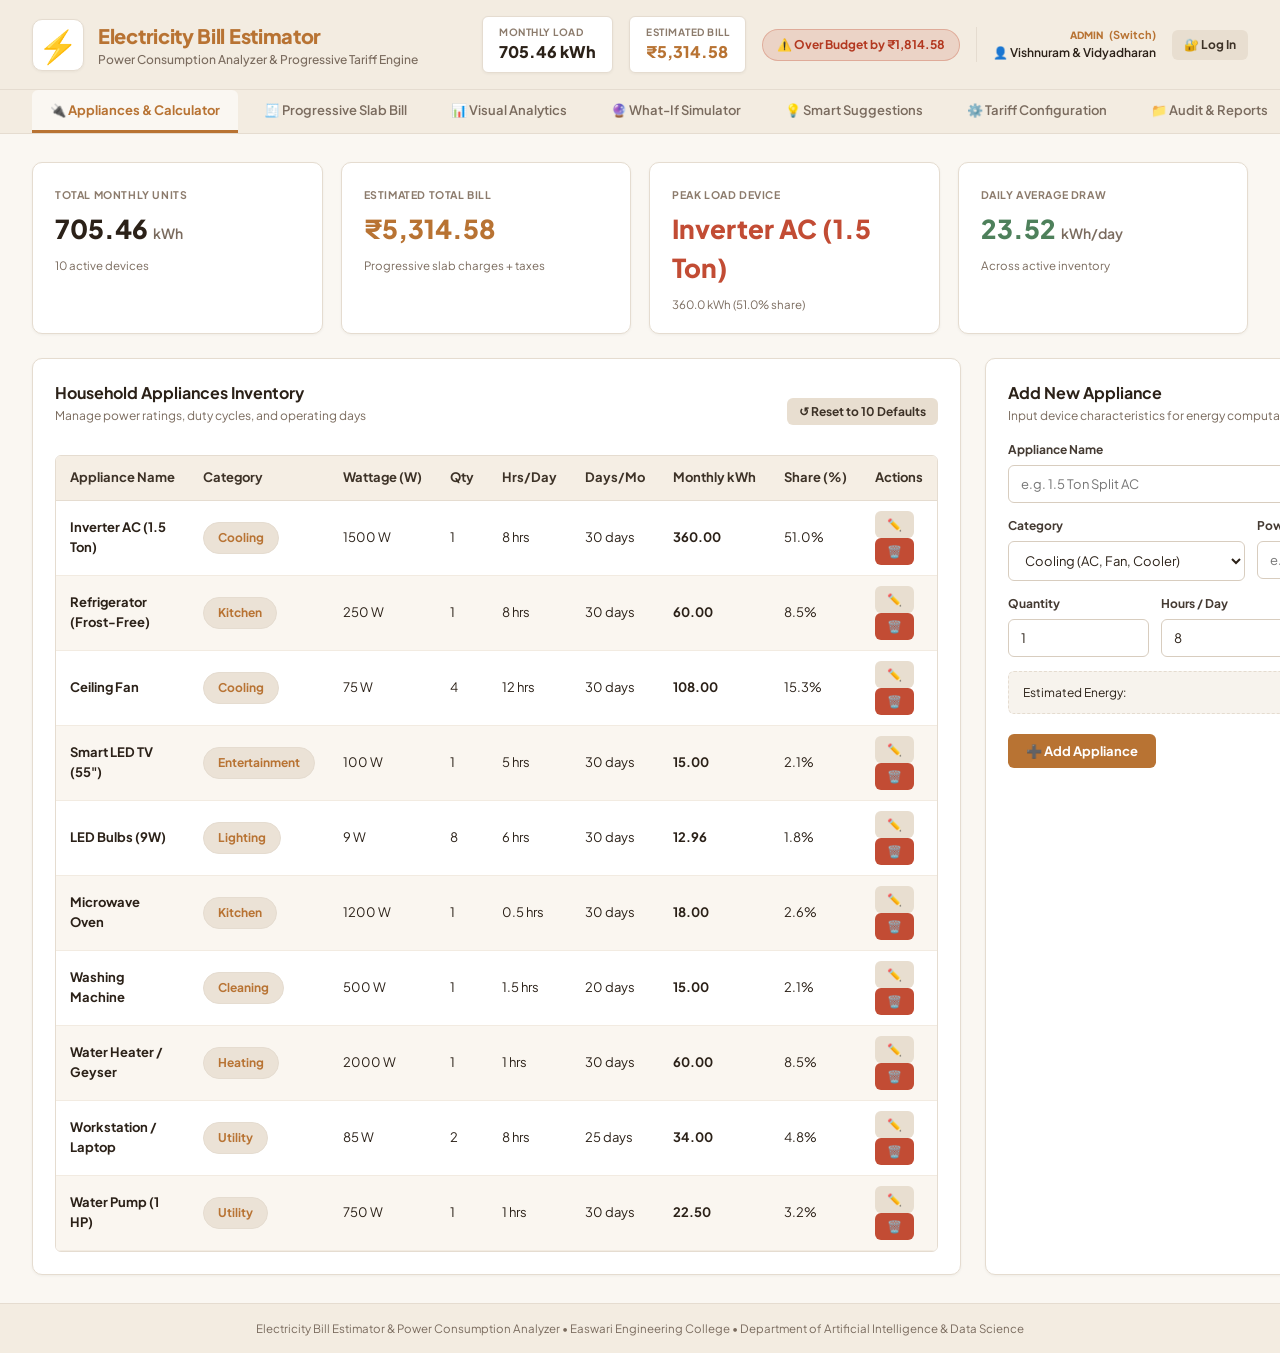
<file: index.html>
<!DOCTYPE html>
<html lang="en">
<head>
  <meta charset="UTF-8">
  <meta name="viewport" content="width=device-width, initial-scale=1.0">
  <title>Electricity Bill Estimator & Power Consumption Analyzer</title>
  <link rel="preconnect" href="https://fonts.googleapis.com">
  <link rel="preconnect" href="https://fonts.gstatic.com" crossorigin>
  <link href="https://fonts.googleapis.com/css2?family=Plus+Jakarta+Sans:wght@400;500;600;700;800&display=swap" rel="stylesheet">
  <link rel="stylesheet" href="styles.css">
</head>
<body>
  <!-- Top App Header -->
  <header class="app-header">
    <a href="index.html" class="header-brand" id="brand-logo" title="Electricity Bill Estimator - Return to Main Page">
      <div class="brand-icon">⚡</div>
      <div>
        <h1 class="brand-title">Electricity Bill Estimator</h1>
        <p class="brand-subtitle">Power Consumption Analyzer & Progressive Tariff Engine</p>
      </div>
    </a>

    <div class="header-metrics">
      <div class="header-metric-box">
        <span class="header-metric-label">MONTHLY LOAD</span>
        <span class="header-metric-val" id="hdr-total-kwh">0.00 kWh</span>
      </div>
      <div class="header-metric-box">
        <span class="header-metric-label">ESTIMATED BILL</span>
        <span class="header-metric-val highlight" id="hdr-total-cost">₹0.00</span>
      </div>
      <div id="hdr-budget-badge" class="badge badge-success">✓ Within Budget</div>
      <div class="user-profile-badge" id="user-badge">
        <div style="display: flex; align-items: center; gap: 6px;">
          <span class="user-role" id="hdr-user-role">ADMIN</span>
          <a href="login.html" id="btn-switch-user" title="Switch User or Log In" style="font-size: 11px; text-decoration: none; color: var(--accent-amber); font-weight: 700;">(Switch)</a>
        </div>
        <span class="user-name" id="hdr-user-name">👤 Vishnuram & Vidyadharan</span>
      </div>
      <a href="login.html" class="btn btn-secondary btn-sm" id="btn-nav-login" title="Go to Login Page">🔐 Log In</a>
    </div>
  </header>

  <!-- Navigation Tab Bar -->
  <nav class="nav-tabs-bar">
    <button class="nav-tab active" data-tab="tab-appliances">🔌 Appliances & Calculator</button>
    <button class="nav-tab" data-tab="tab-bill">🧾 Progressive Slab Bill</button>
    <button class="nav-tab" data-tab="tab-analytics">📊 Visual Analytics</button>
    <button class="nav-tab" data-tab="tab-whatif">🔮 What-If Simulator</button>
    <button class="nav-tab" data-tab="tab-suggestions">💡 Smart Suggestions</button>
    <button class="nav-tab" data-tab="tab-tariff">⚙️ Tariff Configuration</button>
    <button class="nav-tab" data-tab="tab-reports">📁 Audit & Reports</button>
  </nav>

  <!-- Main Workspace Content -->
  <main class="main-container">

    <!-- =====================================================================
         TAB 1: APPLIANCES & CALCULATOR
         ===================================================================== -->
    <section id="tab-appliances" class="tab-pane active">
      <!-- KPI Top Cards -->
      <div class="metrics-grid">
        <div class="metric-card">
          <span class="metric-lbl">TOTAL MONTHLY UNITS</span>
          <div class="metric-num" id="kpi-kwh">0.00 <span class="unit">kWh</span></div>
          <span class="metric-sub" id="kpi-count-sub">10 devices tracked</span>
        </div>
        <div class="metric-card">
          <span class="metric-lbl">ESTIMATED TOTAL BILL</span>
          <div class="metric-num highlight-amber" id="kpi-bill">₹0.00</div>
          <span class="metric-sub">Progressive slab charges + taxes</span>
        </div>
        <div class="metric-card">
          <span class="metric-lbl">PEAK LOAD DEVICE</span>
          <div class="metric-num highlight-rust" id="kpi-peak-app">-</div>
          <span class="metric-sub" id="kpi-peak-sub">Largest energy contributor</span>
        </div>
        <div class="metric-card">
          <span class="metric-lbl">DAILY AVERAGE DRAW</span>
          <div class="metric-num highlight-sage" id="kpi-daily">0.00 <span class="unit">kWh/day</span></div>
          <span class="metric-sub">Across active inventory</span>
        </div>
      </div>

      <!-- Appliance Management Grid -->
      <div class="two-col-layout">
        <!-- Table Column -->
        <div class="card table-card">
          <div class="card-header-flex">
            <div>
              <h2 class="card-title">Household Appliances Inventory</h2>
              <p class="card-subtitle">Manage power ratings, duty cycles, and operating days</p>
            </div>
            <div class="table-actions">
              <button class="btn btn-secondary btn-sm" id="btn-reset-defaults">↺ Reset to 10 Defaults</button>
            </div>
          </div>

          <div class="table-container">
            <table class="data-table" id="appliances-table">
              <thead>
                <tr>
                  <th>Appliance Name</th>
                  <th>Category</th>
                  <th>Wattage (W)</th>
                  <th>Qty</th>
                  <th>Hrs/Day</th>
                  <th>Days/Mo</th>
                  <th>Monthly kWh</th>
                  <th>Share (%)</th>
                  <th>Actions</th>
                </tr>
              </thead>
              <tbody id="appliances-tbody">
                <!-- Dynamically populated -->
              </tbody>
            </table>
          </div>
        </div>

        <!-- Add/Edit Form Column -->
        <div class="card form-card">
          <h2 class="card-title" id="form-title">Add New Appliance</h2>
          <p class="card-subtitle">Input device characteristics for energy computation</p>

          <form id="appliance-form" class="app-form">
            <input type="hidden" id="app-id" value="">
            
            <div class="form-group">
              <label for="app-name">Appliance Name</label>
              <input type="text" id="app-name" required placeholder="e.g. 1.5 Ton Split AC">
            </div>

            <div class="form-row">
              <div class="form-group">
                <label for="app-category">Category</label>
                <select id="app-category">
                  <option value="Cooling">Cooling (AC, Fan, Cooler)</option>
                  <option value="Kitchen">Kitchen (Fridge, Oven, Mixer)</option>
                  <option value="Lighting">Lighting (LED, CFL, Bulbs)</option>
                  <option value="Entertainment">Entertainment (TV, Audio)</option>
                  <option value="Heating">Heating (Geyser, Room Heater)</option>
                  <option value="Cleaning">Cleaning (Washing Machine)</option>
                  <option value="Utility">Utility (Pump, Laptop, PC)</option>
                </select>
              </div>

              <div class="form-group">
                <label for="app-wattage">Power Rating (Watts)</label>
                <input type="number" id="app-wattage" required min="1" step="0.5" placeholder="e.g. 1500">
              </div>
            </div>

            <div class="form-row three-cols">
              <div class="form-group">
                <label for="app-qty">Quantity</label>
                <input type="number" id="app-qty" required min="1" max="100" value="1">
              </div>
              <div class="form-group">
                <label for="app-hours">Hours / Day</label>
                <input type="number" id="app-hours" required min="0.1" max="24" step="0.5" value="8">
              </div>
              <div class="form-group">
                <label for="app-days">Days / Month</label>
                <input type="number" id="app-days" required min="1" max="31" value="30">
              </div>
            </div>

            <div class="calc-preview-box">
              <span>Estimated Energy:</span>
              <strong id="form-calc-preview">360.00 kWh / month</strong>
            </div>

            <div class="form-actions">
              <button type="submit" class="btn btn-primary" id="btn-save-app">➕ Add Appliance</button>
              <button type="button" class="btn btn-secondary" id="btn-cancel-edit" style="display:none;">Cancel</button>
            </div>
          </form>
        </div>
      </div>
    </section>

    <!-- =====================================================================
         TAB 2: PROGRESSIVE SLAB BILL
         ===================================================================== -->
    <section id="tab-bill" class="tab-pane">
      <div class="two-col-layout">
        <!-- Progressive Slab Breakdown Card -->
        <div class="card">
          <div class="card-header-flex">
            <div>
              <h2 class="card-title">Progressive Slab Computation</h2>
              <p class="card-subtitle">Marginal pricing distribution across tiered regulatory consumption slabs</p>
            </div>
            <span class="badge badge-neutral" id="tariff-badge-name">Standard Domestic Tariff</span>
          </div>

          <div class="table-container">
            <table class="data-table">
              <thead>
                <tr>
                  <th>Slab Tier</th>
                  <th>Range (Units)</th>
                  <th>Rate / Unit</th>
                  <th>Units in Tier</th>
                  <th>Slab Charge</th>
                </tr>
              </thead>
              <tbody id="slab-tbody">
                <!-- Populated via JS -->
              </tbody>
            </table>
          </div>
        </div>

        <!-- Bill Synthesis & Budget Tracker Card -->
        <div class="card">
          <h2 class="card-title">Bill Synthesis & Budget Tracker</h2>
          <p class="card-subtitle">Itemized invoice calculation including fixed charges and statutory taxes</p>

          <div class="invoice-summary-box">
            <div class="invoice-line">
              <span>Energy Consumption Charges</span>
              <strong id="inv-energy-charges">₹0.00</strong>
            </div>
            <div class="invoice-line">
              <span>Fixed Meter Charges</span>
              <strong id="inv-fixed-charges">₹80.00</strong>
            </div>
            <div class="invoice-line">
              <span>Regulatory Fuel Surcharge (<span id="inv-fuel-pct">5.0</span>%)</span>
              <strong id="inv-fuel-charge">₹0.00</strong>
            </div>
            <div class="invoice-line">
              <span>Electricity Duty / Tax (<span id="inv-tax-pct">9.0</span>%)</span>
              <strong id="inv-tax-charge">₹0.00</strong>
            </div>
            <div class="invoice-divider"></div>
            <div class="invoice-line grand-total">
              <span>TOTAL PAYABLE AMOUNT</span>
              <strong id="inv-grand-total">₹0.00</strong>
            </div>
          </div>

          <!-- Budget Setting & Progress -->
          <div class="budget-panel">
            <div class="budget-header-flex">
              <span class="form-label">MONTHLY ELECTRICITY BUDGET</span>
              <div class="budget-input-wrap">
                <span>₹</span>
                <input type="number" id="budget-input" min="500" step="100" value="3500">
                <button class="btn btn-primary btn-sm" id="btn-update-budget">Set Budget</button>
              </div>
            </div>

            <div class="progress-bar-container">
              <div class="progress-bar-fill" id="budget-progress-bar" style="width: 0%;"></div>
            </div>

            <div class="budget-status-row">
              <span id="budget-status-text">Calculating budget status...</span>
              <strong id="budget-pct-text">0.0%</strong>
            </div>
          </div>
        </div>
      </div>
    </section>

    <!-- =====================================================================
         TAB 3: VISUAL ANALYTICS
         ===================================================================== -->
    <section id="tab-analytics" class="tab-pane">
      <div class="analytics-grid">
        <!-- Donut Chart: Appliance Share -->
        <div class="card chart-card">
          <h2 class="card-title">Appliance Share Distribution (%)</h2>
          <p class="card-subtitle">Relative proportion of monthly energy drawn by each device</p>
          <div class="chart-wrapper">
            <canvas id="chart-pie" width="400" height="280"></canvas>
          </div>
          <div class="chart-legend" id="pie-legend"></div>
        </div>

        <!-- Bar Chart: Category Breakdown -->
        <div class="card chart-card">
          <h2 class="card-title">Category-Level Power Breakdown</h2>
          <p class="card-subtitle">Aggregated load across functional domains (Cooling, Kitchen, Lighting, etc.)</p>
          <div class="chart-wrapper">
            <canvas id="chart-bar" width="400" height="280"></canvas>
          </div>
        </div>

        <!-- Line Chart: 5-Month Historical Trend -->
        <div class="card chart-card span-two">
          <h2 class="card-title">5-Month Historical Consumption & Cost Trend</h2>
          <p class="card-subtitle">Month-over-month (MoM) longitudinal comparison stored in database</p>
          <div class="chart-wrapper">
            <canvas id="chart-line" width="850" height="260"></canvas>
          </div>
        </div>
      </div>
    </section>

    <!-- =====================================================================
         TAB 4: WHAT-IF SCENARIO SIMULATOR
         ===================================================================== -->
    <section id="tab-whatif" class="tab-pane">
      <div class="two-col-layout">
        <!-- Interactive Controls -->
        <div class="card">
          <div class="card-header-flex">
            <div>
              <h2 class="card-title">Virtual Simulation Sandbox</h2>
              <p class="card-subtitle">Adjust appliance daily run-hours or toggle loads to model savings</p>
            </div>
            <button class="btn btn-secondary btn-sm" id="btn-reset-sim">Reset Simulator</button>
          </div>

          <div class="sim-items-list" id="sim-sliders-container">
            <!-- Populated via JS -->
          </div>
        </div>

        <!-- Simulation Comparison & Delta Card -->
        <div class="card sim-results-card">
          <h2 class="card-title">Projected Economic Savings</h2>
          <p class="card-subtitle">Side-by-side comparison: Baseline vs. Simulated Behavioral Changes</p>

          <div class="comparison-grid">
            <div class="comp-box">
              <span class="comp-label">BASELINE BILL</span>
              <div class="comp-value" id="sim-base-bill">₹0.00</div>
              <span class="comp-sub" id="sim-base-kwh">0.0 kWh/mo</span>
            </div>
            <div class="comp-box highlight-box">
              <span class="comp-label">SIMULATED BILL</span>
              <div class="comp-value highlight-green" id="sim-new-bill">₹0.00</div>
              <span class="comp-sub" id="sim-new-kwh">0.0 kWh/mo</span>
            </div>
          </div>

          <div class="delta-callout-card">
            <div class="delta-row">
              <span>Energy Conserved (Δ kWh):</span>
              <strong id="sim-delta-kwh" class="highlight-sage">0.00 kWh / month</strong>
            </div>
            <div class="delta-row">
              <span>Monthly Cash Savings (Δ ₹):</span>
              <strong id="sim-delta-cash" class="highlight-amber">₹0.00 / month</strong>
            </div>
            <div class="delta-row">
              <span>Annualized Financial Return:</span>
              <strong id="sim-delta-annual" class="highlight-green">₹0.00 / year</strong>
            </div>
          </div>

          <div class="sim-action-box">
            <p class="sim-info-txt">Adopting these settings will update your active appliance database records permanently.</p>
            <button class="btn btn-success" id="btn-apply-sim">✓ Apply Simulated Settings to Live Database</button>
          </div>
        </div>
      </div>
    </section>

    <!-- =====================================================================
         TAB 5: SMART SUGGESTIONS
         ===================================================================== -->
    <section id="tab-suggestions" class="tab-pane">
      <div class="suggestions-container">
        <div class="card-header-flex" style="margin-bottom: 20px;">
          <div>
            <h2 class="card-title">Rule-Based Energy Intelligence & Smart Advisory</h2>
            <p class="card-subtitle">Automated recommendations evaluated from your appliance consumption patterns</p>
          </div>
        </div>

        <div class="suggestions-grid" id="suggestions-cards-grid">
          <!-- Populated via JS -->
        </div>
      </div>
    </section>

    <!-- =====================================================================
         TAB 6: TARIFF CONFIGURATION
         ===================================================================== -->
    <section id="tab-tariff" class="tab-pane">
      <div class="two-col-layout">
        <!-- Slab Editor -->
        <div class="card">
          <div class="card-header-flex">
            <div>
              <h2 class="card-title">Progressive Slabs Management</h2>
              <p class="card-subtitle">Configure thresholds and unit rates loaded from tariff.json</p>
            </div>
            <button class="btn btn-secondary btn-sm" id="btn-reset-tariff">Restore Standard Tariff</button>
          </div>

          <table class="data-table" id="tariff-edit-table">
            <thead>
              <tr>
                <th>Tier Label</th>
                <th>Min Units</th>
                <th>Max Units</th>
                <th>Rate (₹/unit)</th>
                <th>Action</th>
              </tr>
            </thead>
            <tbody id="tariff-edit-tbody">
              <!-- Populated via JS -->
            </tbody>
          </table>

          <div class="add-slab-row" style="margin-top: 15px;">
            <button class="btn btn-secondary btn-sm" id="btn-add-slab">+ Add New Slab Tier</button>
          </div>
        </div>

        <!-- Surcharges & Tax Editor -->
        <div class="card">
          <h2 class="card-title">Surcharges & Statutory Tax Rates</h2>
          <p class="card-subtitle">Fixed meter infrastructure charges and state regulatory percentages</p>

          <form id="tariff-rates-form" class="app-form">
            <div class="form-group">
              <label for="tf-name">Tariff Scheme Name</label>
              <input type="text" id="tf-name" value="Standard Domestic Progressive Tariff">
            </div>

            <div class="form-group">
              <label for="tf-currency">Currency Symbol</label>
              <input type="text" id="tf-currency" value="₹" style="max-width: 100px;">
            </div>

            <div class="form-row">
              <div class="form-group">
                <label for="tf-fixed">Fixed Meter Charge (₹/mo)</label>
                <input type="number" id="tf-fixed" step="5" value="80.0">
              </div>

              <div class="form-group">
                <label for="tf-fuel">Fuel Adjustment Surcharge (%)</label>
                <input type="number" id="tf-fuel" step="0.5" value="5.0">
              </div>

              <div class="form-group">
                <label for="tf-tax">State Tax / VAT (%)</label>
                <input type="number" id="tf-tax" step="0.5" value="9.0">
              </div>
            </div>

            <button type="submit" class="btn btn-primary" id="btn-save-tariff">💾 Save Tariff Settings</button>
          </form>
        </div>
      </div>
    </section>

    <!-- =====================================================================
         TAB 7: AUDIT & REPORTS
         ===================================================================== -->
    <!-- =====================================================================
         TAB 7: AUDIT & REPORTS
         ===================================================================== -->
    <section id="tab-reports" class="tab-pane">
      <div class="reports-grid">
        
        <!-- Primary Audit Report PDF (All Features) -->
        <div class="card report-box" style="border: 2px solid var(--accent-amber);">
          <div class="report-icon">📑</div>
          <div class="badge badge-success" style="margin-bottom: 8px;">ALL FEATURES INCLUDED</div>
          <h2 class="card-title">Comprehensive Audit Report (PDF)</h2>
          <p class="card-subtitle">Official 3-page publication-grade PDF report: appliance inventory, progressive slab bill breakdown, category analysis, What-If simulation, and heuristic recommendations.</p>
          <div style="display: flex; gap: 10px; flex-wrap: wrap; justify-content: center; margin-top: auto;">
            <a class="btn btn-primary" href="Electricity_Bill_Audit_Full_Report.pdf" download="Electricity_Bill_Audit_Full_Report.pdf" target="_blank" id="btn-download-audit-pdf">📥 Download Audit PDF</a>
            <button class="btn btn-secondary" id="btn-print-live-report">🖨️ View & Print Live Report</button>
          </div>
        </div>

        <!-- 30-Page Technical Project Report -->
        <div class="card report-box">
          <div class="report-icon">📚</div>
          <span class="badge badge-neutral" style="margin-bottom: 8px;">ACADEMIC REPORT</span>
          <h2 class="card-title">30-Page Project Report (PDF)</h2>
          <p class="card-subtitle">Comprehensive technical documentation detailing MVC architecture, mathematical modeling, progressive tariff algorithms, and system architecture.</p>
          <a class="btn btn-primary" href="Electricity_Bill_Estimator_30_Page_Project_Report.pdf" download="Electricity_Bill_Estimator_30_Page_Project_Report.pdf" target="_blank" style="margin-top: auto;">📖 Download 30-Page Report</a>
        </div>

        <!-- 18-Slide Presentation Deck -->
        <div class="card report-box">
          <div class="report-icon">📽️</div>
          <span class="badge badge-neutral" style="margin-bottom: 8px;">SLIDE DECK</span>
          <h2 class="card-title">Project Presentation (PDF)</h2>
          <p class="card-subtitle">Publication-quality 18-slide executive presentation formatted in 16:9 widescreen with the signature White and Beige editorial theme.</p>
          <a class="btn btn-primary" href="Electricity_Bill_Estimator_Presentation.pdf" download="Electricity_Bill_Estimator_Presentation.pdf" target="_blank" style="margin-top: auto;">📄 Download Presentation Deck</a>
        </div>

        <!-- Tabular CSV Export -->
        <div class="card report-box">
          <div class="report-icon">📊</div>
          <span class="badge badge-neutral" style="margin-bottom: 8px;">SPREADSHEET</span>
          <h2 class="card-title">Tabular CSV Audit (Excel)</h2>
          <p class="card-subtitle">Export granular device-by-device audit data formatted for Microsoft Excel, Google Sheets, and quantitative modeling.</p>
          <button class="btn btn-secondary" id="btn-export-csv" style="margin-top: auto;">📥 Download CSV Report</button>
        </div>

        <!-- Database History Snapshot -->
        <div class="card report-box">
          <div class="report-icon">💾</div>
          <span class="badge badge-neutral" style="margin-bottom: 8px;">ARCHIVE</span>
          <h2 class="card-title">Save Usage Snapshot</h2>
          <p class="card-subtitle">Freeze current calculated month consumption into the historical database for longitudinal trend analysis.</p>
          <button class="btn btn-success" id="btn-snapshot-month" style="margin-top: auto;">📌 Freeze Month Snapshot</button>
        </div>

      </div>
    </section>

  </main>

  <footer class="app-footer">
    <p>Electricity Bill Estimator & Power Consumption Analyzer • Easwari Engineering College • Department of Artificial Intelligence & Data Science</p>
  </footer>

  <script src="app.js"></script>
</body>
</html>
</file>
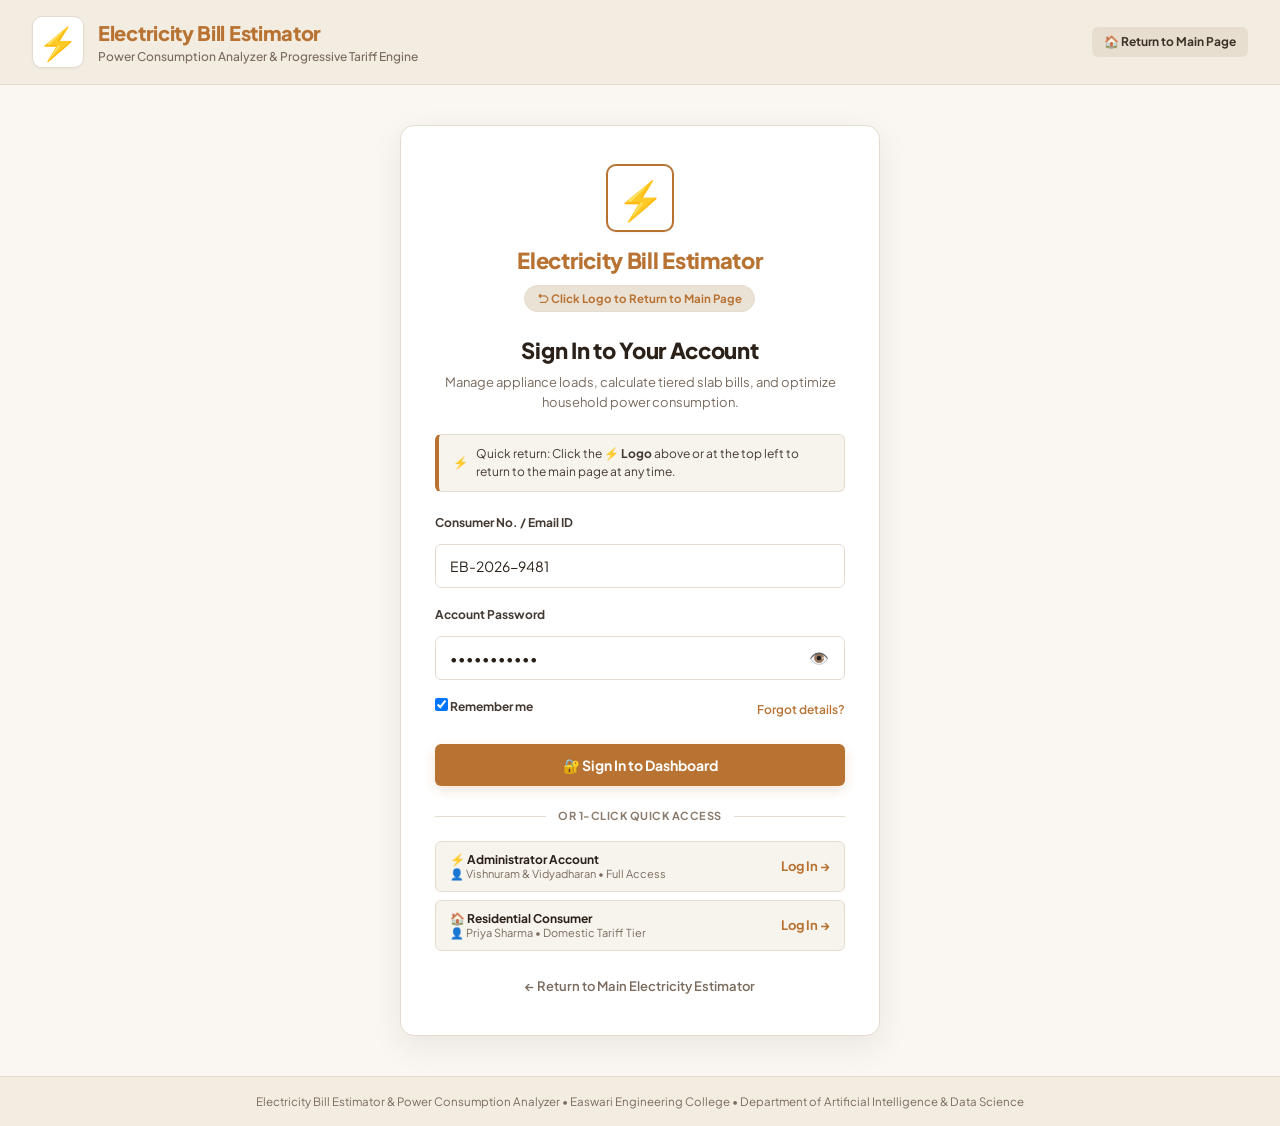
<file: login.html>
<!DOCTYPE html>
<html lang="en">
<head>
  <meta charset="UTF-8">
  <meta name="viewport" content="width=device-width, initial-scale=1.0">
  <title>Login • Electricity Bill Estimator & Power Consumption Analyzer</title>
  <link rel="preconnect" href="https://fonts.googleapis.com">
  <link rel="preconnect" href="https://fonts.gstatic.com" crossorigin>
  <link href="https://fonts.googleapis.com/css2?family=Plus+Jakarta+Sans:wght@400;500;600;700;800&display=swap" rel="stylesheet">
  <link rel="stylesheet" href="styles.css">
</head>
<body class="login-page-body">

  <!-- Top App Header with Clickable Logo -->
  <header class="app-header">
    <a href="index.html" class="header-brand" id="header-brand-logo" title="Click logo to return to main page">
      <div class="brand-icon">⚡</div>
      <div>
        <h1 class="brand-title">Electricity Bill Estimator</h1>
        <p class="brand-subtitle">Power Consumption Analyzer & Progressive Tariff Engine</p>
      </div>
    </a>

    <div class="header-metrics">
      <a href="index.html" class="btn btn-secondary btn-sm" id="btn-header-return" title="Return to Main Dashboard">
        🏠 Return to Main Page
      </a>
    </div>
  </header>

  <!-- Login Main Content -->
  <main class="login-wrapper">
    <div class="login-card">

      <!-- Interactive Logo that explicitly returns to Main Page -->
      <a href="index.html" class="login-logo-link" id="center-brand-logo" title="Click logo to return to main page">
        <div class="brand-icon">⚡</div>
        <div class="login-logo-text">
          <div class="brand-title" style="font-size: 22px;">Electricity Bill Estimator</div>
          <span class="logo-back-tag">⮌ Click Logo to Return to Main Page</span>
        </div>
      </a>

      <h2 class="login-header-title">Sign In to Your Account</h2>
      <p class="login-header-desc">Manage appliance loads, calculate tiered slab bills, and optimize household power consumption.</p>

      <div class="login-tip-banner">
        <span>⚡</span>
        <span>Quick return: Click the <strong>⚡ Logo</strong> above or at the top left to return to the main page at any time.</span>
      </div>

      <!-- Login Form -->
      <form id="login-form" class="login-form">
        <div class="form-group">
          <label for="login-user">Consumer No. / Email ID</label>
          <div class="login-input-wrap">
            <input type="text" id="login-user" required placeholder="e.g. EB-2026-9481 or user@powercalc.org" value="EB-2026-9481" autocomplete="username">
          </div>
        </div>

        <div class="form-group">
          <label for="login-pass">Account Password</label>
          <div class="login-input-wrap">
            <input type="password" id="login-pass" required placeholder="••••••••" value="password123" autocomplete="current-password">
            <button type="button" class="pwd-toggle-btn" id="btn-toggle-pwd" title="Show / Hide Password">👁️</button>
          </div>
        </div>

        <div class="login-options-row">
          <label class="remember-label">
            <input type="checkbox" id="login-remember" checked>
            <span>Remember me</span>
          </label>
          <a href="#" class="forgot-link" id="link-forgot">Forgot details?</a>
        </div>

        <button type="submit" class="btn btn-primary btn-login-submit" id="btn-submit-login">
          🔐 Sign In to Dashboard
        </button>

        <div id="login-status-alert" class="login-status-msg"></div>
      </form>

      <!-- Quick 1-Click Demo Profiles -->
      <div class="divider-or">
        <span>OR 1-CLICK QUICK ACCESS</span>
      </div>

      <div class="quick-demo-accounts">
        <button type="button" class="quick-login-btn" data-role="ADMIN" data-name="Vishnuram & Vidyadharan">
          <div class="quick-login-info">
            <span class="quick-login-role">⚡ Administrator Account</span>
            <span class="quick-login-name">👤 Vishnuram & Vidyadharan • Full Access</span>
          </div>
          <span class="quick-login-arrow">Log In →</span>
        </button>

        <button type="button" class="quick-login-btn" data-role="CONSUMER" data-name="Priya Sharma (Consumer)">
          <div class="quick-login-info">
            <span class="quick-login-role">🏠 Residential Consumer</span>
            <span class="quick-login-name">👤 Priya Sharma • Domestic Tariff Tier</span>
          </div>
          <span class="quick-login-arrow">Log In →</span>
        </button>
      </div>

      <div class="login-footer-nav">
        <a href="index.html" id="link-footer-return">
          ← Return to Main Electricity Estimator
        </a>
      </div>

    </div>
  </main>

  <!-- App Footer -->
  <footer class="app-footer">
    <p>Electricity Bill Estimator & Power Consumption Analyzer • Easwari Engineering College • Department of Artificial Intelligence & Data Science</p>
  </footer>

  <script>
    // Toggle Password Visibility
    const pwdInput = document.getElementById('login-pass');
    const pwdToggle = document.getElementById('btn-toggle-pwd');
    pwdToggle.addEventListener('click', () => {
      if (pwdInput.type === 'password') {
        pwdInput.type = 'text';
        pwdToggle.textContent = '🙈';
      } else {
        pwdInput.type = 'password';
        pwdToggle.textContent = '👁️';
      }
    });

    // Forgot password alert
    document.getElementById('link-forgot').addEventListener('click', (e) => {
      e.preventDefault();
      alert('Demo Credentials:\n\nUsername: EB-2026-9481 (or click either Quick Access button below)\nPassword: password123');
    });

    const statusAlert = document.getElementById('login-status-alert');

    function performLogin(name, role) {
      statusAlert.className = 'login-status-msg success';
      statusAlert.textContent = `✓ Authenticated as ${name} (${role})! Returning to dashboard...`;
      
      const userData = {
        name: name,
        role: role,
        loggedInAt: new Date().toISOString()
      };
      localStorage.setItem('powercalc_user', JSON.stringify(userData));

      setTimeout(() => {
        window.location.href = 'index.html';
      }, 400);
    }

    // Submit handler
    document.getElementById('login-form').addEventListener('submit', (e) => {
      e.preventDefault();
      const user = document.getElementById('login-user').value.trim();
      const pass = document.getElementById('login-pass').value.trim();

      if (!user || !pass) {
        statusAlert.className = 'login-status-msg error';
        statusAlert.textContent = 'Please provide both username and password.';
        return;
      }

      // Check if admin or default
      const role = user.toLowerCase().includes('admin') ? 'ADMIN' : 'CONSUMER';
      const displayName = user.includes('@') ? user.split('@')[0] : (user === 'EB-2026-9481' ? 'Vishnuram & Vidyadharan' : user);
      
      performLogin(displayName, role);
    });

    // Quick demo buttons
    document.querySelectorAll('.quick-login-btn').forEach(btn => {
      btn.addEventListener('click', () => {
        const role = btn.getAttribute('data-role');
        const name = btn.getAttribute('data-name');
        performLogin(name, role);
      });
    });
  </script>
</body>
</html>
</file>
<file: styles.css>
/* ==========================================================================
   Electricity Bill Estimator & Power Consumption Analyzer
   Web Application Stylesheet - Elegant White & Beige Theme
   ========================================================================== */

:root {
  --bg-main: #faf7f2;
  --bg-header: #f3ece1;
  --bg-card: #ffffff;
  --bg-card-alt: #f7f3ed;
  --bg-pill: #ebe2d6;
  --border-color: #e5dcd0;
  --border-focus: #b87333;

  --text-primary: #2b2118;
  --text-body: #443a32;
  --text-muted: #7a6b5e;
  --text-light: #8c7b6c;

  --accent-amber: #b87333;
  --accent-amber-hover: #c98242;
  --accent-green: #4e805b;
  --accent-green-hover: #5c946b;
  --accent-rust: #c24c34;
  --accent-rust-hover: #d45c43;
  --accent-ochre: #c4882b;

  --shadow-sm: 0 1px 3px rgba(43, 33, 24, 0.05);
  --shadow-md: 0 4px 12px rgba(43, 33, 24, 0.06);
  --radius-sm: 6px;
  --radius-md: 10px;
  --radius-lg: 14px;
}

* {
  margin: 0;
  padding: 0;
  box-sizing: border-box;
}

body {
  font-family: 'Plus Jakarta Sans', -apple-system, BlinkMacSystemFont, "Segoe UI", Roboto, sans-serif;
  background-color: var(--bg-main);
  color: var(--text-primary);
  line-height: 1.5;
  min-height: 100vh;
  display: flex;
  flex-direction: column;
}

/* ==========================================================================
   App Header
   ========================================================================== */
.app-header {
  background-color: var(--bg-header);
  border-bottom: 1px solid var(--border-color);
  padding: 16px 32px;
  display: flex;
  align-items: center;
  justify-content: space-between;
  gap: 20px;
  flex-wrap: wrap;
}

.header-brand {
  display: flex;
  align-items: center;
  gap: 14px;
  text-decoration: none;
  color: inherit;
  cursor: pointer;
  transition: transform 0.2s ease, opacity 0.2s ease;
}

.header-brand:hover {
  opacity: 0.92;
  transform: translateY(-1px);
}

.header-brand:active {
  transform: translateY(0);
}

.brand-icon {
  font-size: 32px;
  background: var(--bg-card);
  width: 52px;
  height: 52px;
  display: flex;
  align-items: center;
  justify-content: center;
  border-radius: var(--radius-md);
  border: 1px solid var(--border-color);
  box-shadow: var(--shadow-sm);
}

.brand-title {
  font-size: 20px;
  font-weight: 800;
  color: var(--accent-amber);
  letter-spacing: -0.3px;
}

.brand-subtitle {
  font-size: 12px;
  color: var(--text-muted);
  font-weight: 500;
}

.header-metrics {
  display: flex;
  align-items: center;
  gap: 16px;
  flex-wrap: wrap;
}

.header-metric-box {
  background: var(--bg-card);
  border: 1px solid var(--border-color);
  padding: 8px 16px;
  border-radius: var(--radius-sm);
  display: flex;
  flex-direction: column;
  box-shadow: var(--shadow-sm);
}

.header-metric-label {
  font-size: 10px;
  font-weight: 700;
  color: var(--text-light);
  letter-spacing: 0.5px;
}

.header-metric-val {
  font-size: 16px;
  font-weight: 800;
  color: var(--text-primary);
}

.header-metric-val.highlight {
  color: var(--accent-amber);
}

.badge {
  padding: 6px 14px;
  border-radius: 20px;
  font-size: 12px;
  font-weight: 700;
  display: inline-flex;
  align-items: center;
  white-space: nowrap;
}

.badge-success {
  background-color: rgba(78, 128, 91, 0.15);
  color: #3a6945;
  border: 1px solid rgba(78, 128, 91, 0.3);
}

.badge-warning {
  background-color: rgba(196, 136, 43, 0.15);
  color: #996515;
  border: 1px solid rgba(196, 136, 43, 0.3);
}

.badge-danger {
  background-color: rgba(194, 76, 52, 0.15);
  color: #b33820;
  border: 1px solid rgba(194, 76, 52, 0.3);
}

.badge-neutral {
  background-color: var(--bg-pill);
  color: var(--accent-amber);
  border: 1px solid var(--border-color);
}

.user-profile-badge {
  display: flex;
  flex-direction: column;
  align-items: flex-end;
  border-left: 1px solid var(--border-color);
  padding-left: 16px;
}

.user-role {
  font-size: 10px;
  font-weight: 800;
  color: var(--accent-amber);
}

.user-name {
  font-size: 12px;
  font-weight: 600;
  color: var(--text-primary);
}

/* ==========================================================================
   Navigation Tabs Bar
   ========================================================================== */
.nav-tabs-bar {
  background-color: var(--bg-header);
  border-bottom: 1px solid var(--border-color);
  padding: 0 32px;
  display: flex;
  gap: 8px;
  overflow-x: auto;
}

.nav-tab {
  background: transparent;
  border: none;
  padding: 12px 18px;
  font-family: inherit;
  font-size: 13px;
  font-weight: 600;
  color: var(--text-muted);
  cursor: pointer;
  border-bottom: 3px solid transparent;
  transition: all 0.2s ease;
  white-space: nowrap;
  border-radius: 6px 6px 0 0;
}

.nav-tab:hover {
  background-color: #e8ded0;
  color: var(--text-primary);
}

.nav-tab.active {
  background-color: var(--bg-main);
  color: var(--accent-amber);
  border-bottom: 3px solid var(--accent-amber);
  font-weight: 700;
}

/* ==========================================================================
   Main Content Layout
   ========================================================================== */
.main-container {
  flex: 1;
  padding: 28px 32px;
  max-width: 1440px;
  width: 100%;
  margin: 0 auto;
}

.tab-pane {
  display: none;
  animation: fadeIn 0.25s ease;
}

.tab-pane.active {
  display: block;
}

@keyframes fadeIn {
  from { opacity: 0; transform: translateY(4px); }
  to { opacity: 1; transform: translateY(0); }
}

/* ==========================================================================
   Cards & Grids
   ========================================================================== */
.card {
  background: var(--bg-card);
  border: 1px solid var(--border-color);
  border-radius: var(--radius-md);
  padding: 22px;
  box-shadow: var(--shadow-sm);
  transition: box-shadow 0.2s ease;
}

.card:hover {
  box-shadow: var(--shadow-md);
}

.card-title {
  font-size: 16px;
  font-weight: 700;
  color: var(--text-primary);
  margin-bottom: 2px;
}

.card-subtitle {
  font-size: 12px;
  color: var(--text-muted);
  margin-bottom: 16px;
}

.card-header-flex {
  display: flex;
  align-items: center;
  justify-content: space-between;
  margin-bottom: 14px;
}

.two-col-layout {
  display: grid;
  grid-template-columns: 2fr 1fr;
  gap: 24px;
}

@media (max-width: 1080px) {
  .two-col-layout {
    grid-template-columns: 1fr;
  }
}

/* Top KPI Cards */
.metrics-grid {
  display: grid;
  grid-template-columns: repeat(auto-fit, minmax(240px, 1fr));
  gap: 18px;
  margin-bottom: 24px;
}

.metric-card {
  background: var(--bg-card);
  border: 1px solid var(--border-color);
  border-radius: var(--radius-md);
  padding: 18px 22px;
  box-shadow: var(--shadow-sm);
}

.metric-lbl {
  font-size: 10.5px;
  font-weight: 700;
  color: var(--text-light);
  letter-spacing: 0.6px;
}

.metric-num {
  font-size: 26px;
  font-weight: 800;
  color: var(--text-primary);
  margin: 4px 0;
}

.metric-num .unit {
  font-size: 14px;
  font-weight: 600;
  color: var(--text-muted);
}

.metric-num.highlight-amber { color: var(--accent-amber); }
.metric-num.highlight-sage { color: var(--accent-green); }
.metric-num.highlight-rust { color: var(--accent-rust); }

.metric-sub {
  font-size: 11.5px;
  color: var(--text-muted);
}

/* ==========================================================================
   Tables
   ========================================================================== */
.table-container {
  overflow-x: auto;
  border: 1px solid var(--border-color);
  border-radius: var(--radius-sm);
}

.data-table {
  width: 100%;
  border-collapse: collapse;
  font-size: 13px;
  text-align: left;
}

.data-table th {
  background-color: #f5eee4;
  color: #3d3227;
  font-weight: 700;
  padding: 12px 14px;
  border-bottom: 1px solid var(--border-color);
  white-space: nowrap;
}

.data-table td {
  padding: 10px 14px;
  border-bottom: 1px solid #f2ebe1;
  color: var(--text-primary);
}

.data-table tbody tr {
  background-color: #ffffff;
  transition: background-color 0.15s ease;
}

.data-table tbody tr:nth-child(even) {
  background-color: #faf6f0;
}

.data-table tbody tr:hover {
  background-color: #f0e6d8;
}

/* ==========================================================================
   Forms & Controls
   ========================================================================== */
.app-form {
  display: flex;
  flex-direction: column;
  gap: 14px;
}

.form-group {
  display: flex;
  flex-direction: column;
  gap: 6px;
}

.form-group label {
  font-size: 12px;
  font-weight: 700;
  color: var(--text-body);
}

.form-row {
  display: grid;
  grid-template-columns: 1fr 1fr;
  gap: 12px;
}

.form-row.three-cols {
  grid-template-columns: 1fr 1fr 1fr;
}

input[type="text"],
input[type="number"],
select {
  font-family: inherit;
  font-size: 13px;
  padding: 10px 12px;
  border: 1px solid #d8cdbf;
  border-radius: var(--radius-sm);
  background-color: #ffffff;
  color: var(--text-primary);
  outline: none;
  transition: border-color 0.2s ease;
}

input[type="text"]:focus,
input[type="number"]:focus,
select:focus {
  border-color: var(--accent-amber);
  box-shadow: 0 0 0 2px rgba(184, 115, 51, 0.15);
}

.calc-preview-box {
  background: var(--bg-card-alt);
  border: 1px dashed var(--border-color);
  border-radius: var(--radius-sm);
  padding: 10px 14px;
  display: flex;
  justify-content: space-between;
  align-items: center;
  font-size: 12px;
}

.calc-preview-box strong {
  font-size: 14px;
  color: var(--accent-amber);
}

.form-actions {
  display: flex;
  gap: 10px;
  margin-top: 6px;
}

/* Buttons */
.btn {
  font-family: inherit;
  font-size: 13px;
  font-weight: 700;
  padding: 9px 18px;
  border-radius: var(--radius-sm);
  border: none;
  cursor: pointer;
  transition: all 0.2s ease;
  display: inline-flex;
  align-items: center;
  justify-content: center;
  gap: 6px;
  text-decoration: none;
}

.btn-sm {
  padding: 6px 12px;
  font-size: 12px;
}

.btn-primary {
  background-color: var(--accent-amber);
  color: #ffffff;
}
.btn-primary:hover {
  background-color: var(--accent-amber-hover);
}

.btn-secondary {
  background-color: #e8ded0;
  color: #3d3227;
}
.btn-secondary:hover {
  background-color: #dbcfbf;
}

.btn-success {
  background-color: var(--accent-green);
  color: #ffffff;
}
.btn-success:hover {
  background-color: var(--accent-green-hover);
}

.btn-danger {
  background-color: var(--accent-rust);
  color: #ffffff;
}
.btn-danger:hover {
  background-color: var(--accent-rust-hover);
}

/* ==========================================================================
   Tab 2: Bill Summary & Budget Panel
   ========================================================================== */
.invoice-summary-box {
  background: var(--bg-card-alt);
  border: 1px solid var(--border-color);
  border-radius: var(--radius-sm);
  padding: 18px;
  margin-bottom: 22px;
}

.invoice-line {
  display: flex;
  justify-content: space-between;
  font-size: 13px;
  color: var(--text-body);
  margin-bottom: 8px;
}

.invoice-divider {
  height: 1px;
  background-color: var(--border-color);
  margin: 12px 0;
}

.invoice-line.grand-total {
  font-size: 16px;
  font-weight: 800;
  color: var(--text-primary);
}

.invoice-line.grand-total strong {
  color: var(--accent-green);
  font-size: 20px;
}

.budget-panel {
  border-top: 1px solid var(--border-color);
  padding-top: 18px;
}

.budget-header-flex {
  display: flex;
  justify-content: space-between;
  align-items: center;
  margin-bottom: 12px;
  flex-wrap: wrap;
  gap: 10px;
}

.budget-input-wrap {
  display: flex;
  align-items: center;
  gap: 8px;
}

.budget-input-wrap input {
  width: 120px;
}

.progress-bar-container {
  height: 12px;
  background-color: #e8ded0;
  border-radius: 6px;
  overflow: hidden;
  margin-bottom: 8px;
}

.progress-bar-fill {
  height: 100%;
  background-color: var(--accent-green);
  border-radius: 6px;
  transition: width 0.3s ease, background-color 0.3s ease;
}

.progress-bar-fill.warning {
  background-color: var(--accent-ochre);
}

.progress-bar-fill.danger {
  background-color: var(--accent-rust);
}

.budget-status-row {
  display: flex;
  justify-content: space-between;
  font-size: 12px;
  color: var(--text-muted);
}

/* ==========================================================================
   Tab 3: Analytics Charts
   ========================================================================== */
.analytics-grid {
  display: grid;
  grid-template-columns: 1fr 1fr;
  gap: 24px;
}

.chart-card.span-two {
  grid-column: span 2;
}

@media (max-width: 900px) {
  .analytics-grid {
    grid-template-columns: 1fr;
  }
  .chart-card.span-two {
    grid-column: span 1;
  }
}

.chart-wrapper {
  display: flex;
  align-items: center;
  justify-content: center;
  padding: 10px 0;
}

.chart-legend {
  display: flex;
  flex-wrap: wrap;
  gap: 10px 16px;
  justify-content: center;
  margin-top: 12px;
}

.legend-item {
  display: flex;
  align-items: center;
  gap: 6px;
  font-size: 12px;
  color: var(--text-body);
}

.legend-dot {
  width: 10px;
  height: 10px;
  border-radius: 50%;
}

/* ==========================================================================
   Tab 4: What-If Simulator
   ========================================================================== */
.sim-items-list {
  display: flex;
  flex-direction: column;
  gap: 14px;
  max-height: 520px;
  overflow-y: auto;
  padding-right: 6px;
}

.sim-item-row {
  background: var(--bg-card-alt);
  border: 1px solid var(--border-color);
  border-radius: var(--radius-sm);
  padding: 12px 16px;
}

.sim-item-header {
  display: flex;
  justify-content: space-between;
  align-items: center;
  margin-bottom: 8px;
}

.sim-item-name {
  font-size: 13.5px;
  font-weight: 700;
  color: var(--text-primary);
}

.sim-item-val {
  font-size: 12px;
  font-weight: 700;
  color: var(--accent-amber);
}

.sim-slider-wrap {
  display: flex;
  align-items: center;
  gap: 14px;
}

.sim-slider-wrap input[type="range"] {
  flex: 1;
  accent-color: var(--accent-amber);
  cursor: pointer;
}

.toggle-switch {
  display: flex;
  align-items: center;
  gap: 6px;
  font-size: 12px;
  font-weight: 600;
  color: var(--text-muted);
}

.comparison-grid {
  display: grid;
  grid-template-columns: 1fr 1fr;
  gap: 14px;
  margin-bottom: 18px;
}

.comp-box {
  background: var(--bg-card-alt);
  border: 1px solid var(--border-color);
  border-radius: var(--radius-sm);
  padding: 16px;
  text-align: center;
}

.comp-box.highlight-box {
  background: rgba(78, 128, 91, 0.08);
  border-color: rgba(78, 128, 91, 0.3);
}

.comp-label {
  font-size: 10px;
  font-weight: 700;
  color: var(--text-light);
  letter-spacing: 0.5px;
}

.comp-value {
  font-size: 22px;
  font-weight: 800;
  color: var(--text-primary);
  margin: 4px 0;
}

.comp-value.highlight-green {
  color: var(--accent-green);
}

.comp-sub {
  font-size: 11px;
  color: var(--text-muted);
}

.delta-callout-card {
  background: #ffffff;
  border: 1px solid var(--border-color);
  border-radius: var(--radius-sm);
  padding: 16px;
  margin-bottom: 18px;
  display: flex;
  flex-direction: column;
  gap: 10px;
}

.delta-row {
  display: flex;
  justify-content: space-between;
  font-size: 13px;
  color: var(--text-body);
}

.delta-row strong.highlight-sage { color: var(--accent-green); }
.delta-row strong.highlight-amber { color: var(--accent-amber); }
.delta-row strong.highlight-green { color: #2e663a; font-size: 14px; }

.sim-action-box {
  display: flex;
  flex-direction: column;
  gap: 10px;
}

.sim-info-txt {
  font-size: 11.5px;
  color: var(--text-muted);
}

/* ==========================================================================
   Tab 5: Smart Suggestions
   ========================================================================== */
.suggestions-grid {
  display: grid;
  grid-template-columns: repeat(auto-fit, minmax(320px, 1fr));
  gap: 20px;
}

.suggestion-card {
  background: #ffffff;
  border: 1px solid var(--border-color);
  border-radius: var(--radius-md);
  padding: 20px;
  display: flex;
  flex-direction: column;
  justify-content: space-between;
  transition: all 0.2s ease;
}

.suggestion-card:hover {
  border-color: var(--accent-amber);
  box-shadow: var(--shadow-md);
  transform: translateY(-2px);
}

.sug-header {
  display: flex;
  justify-content: space-between;
  align-items: flex-start;
  margin-bottom: 10px;
  gap: 10px;
}

.sug-title {
  font-size: 15px;
  font-weight: 700;
  color: var(--accent-amber);
}

.sug-body {
  font-size: 12.5px;
  color: var(--text-body);
  line-height: 1.5;
  margin-bottom: 14px;
}

.sug-savings {
  background-color: rgba(78, 128, 91, 0.12);
  color: var(--accent-green);
  font-size: 12px;
  font-weight: 700;
  padding: 6px 12px;
  border-radius: var(--radius-sm);
  display: inline-block;
  align-self: flex-start;
}

/* ==========================================================================
   Tab 7: Reports Grid
   ========================================================================== */
.reports-grid {
  display: grid;
  grid-template-columns: repeat(auto-fit, minmax(280px, 1fr));
  gap: 24px;
}

.report-box {
  text-align: center;
  padding: 32px 24px;
  display: flex;
  flex-direction: column;
  align-items: center;
}

.report-icon {
  font-size: 40px;
  margin-bottom: 12px;
}

/* ==========================================================================
   App Footer
   ========================================================================== */
.app-footer {
  background-color: var(--bg-header);
  border-top: 1px solid var(--border-color);
  padding: 16px 32px;
  text-align: center;
  font-size: 11.5px;
  color: var(--text-muted);
  margin-top: auto;
}

/* ==========================================================================
   Login Page Styles
   ========================================================================== */
.login-page-body {
  min-height: 100vh;
  display: flex;
  flex-direction: column;
  background-color: var(--bg-main);
}

.login-wrapper {
  flex: 1;
  display: flex;
  align-items: center;
  justify-content: center;
  padding: 40px 20px;
}

.login-card {
  background: var(--bg-card);
  border: 1px solid var(--border-color);
  border-radius: var(--radius-lg);
  box-shadow: 0 10px 32px rgba(43, 33, 24, 0.08);
  width: 100%;
  max-width: 480px;
  padding: 38px 34px;
  position: relative;
  animation: fadeIn 0.3s ease-out;
}

.login-logo-link {
  display: flex;
  flex-direction: column;
  align-items: center;
  text-decoration: none;
  color: inherit;
  margin-bottom: 22px;
  cursor: pointer;
  text-align: center;
}

.login-logo-link .brand-icon {
  width: 68px;
  height: 68px;
  font-size: 38px;
  margin-bottom: 12px;
  border: 2px solid var(--accent-amber);
  transition: transform 0.25s cubic-bezier(0.34, 1.56, 0.64, 1), box-shadow 0.25s ease;
}

.login-logo-link:hover .brand-icon {
  transform: scale(1.1) rotate(-3deg);
  box-shadow: 0 8px 20px rgba(184, 115, 51, 0.25);
}

.login-logo-link:hover .brand-title {
  color: var(--accent-amber-hover);
}

.login-logo-text {
  display: flex;
  flex-direction: column;
  align-items: center;
}

.logo-back-tag {
  display: inline-flex;
  align-items: center;
  gap: 5px;
  font-size: 11.5px;
  font-weight: 700;
  color: var(--accent-amber);
  background: var(--bg-pill);
  padding: 4px 12px;
  border-radius: 20px;
  margin-top: 8px;
  border: 1px solid var(--border-color);
  transition: all 0.2s ease;
}

.login-logo-link:hover .logo-back-tag {
  background: #e2d5c3;
  color: #2b2118;
  transform: translateY(-1px);
}

.login-header-title {
  font-size: 22px;
  font-weight: 800;
  color: var(--text-primary);
  text-align: center;
  margin-bottom: 6px;
  letter-spacing: -0.3px;
}

.login-header-desc {
  font-size: 13px;
  color: var(--text-muted);
  text-align: center;
  margin-bottom: 22px;
}

.login-tip-banner {
  background-color: var(--bg-card-alt);
  border: 1px solid var(--border-color);
  border-left: 4px solid var(--accent-amber);
  padding: 10px 14px;
  border-radius: var(--radius-sm);
  font-size: 12px;
  color: var(--text-body);
  display: flex;
  align-items: center;
  gap: 8px;
  margin-bottom: 22px;
}

.login-form .form-group {
  margin-bottom: 18px;
}

.login-form label {
  display: block;
  font-size: 12px;
  font-weight: 700;
  color: var(--text-body);
  margin-bottom: 6px;
}

.login-input-wrap {
  position: relative;
  display: flex;
  align-items: center;
}

.login-input-wrap input {
  width: 100%;
  padding: 12px 14px;
  font-family: inherit;
  font-size: 14px;
  border: 1px solid var(--border-color);
  border-radius: var(--radius-sm);
  background-color: #ffffff;
  color: var(--text-primary);
  transition: border-color 0.2s ease, box-shadow 0.2s ease;
}

.login-input-wrap input:focus {
  outline: none;
  border-color: var(--border-focus);
  box-shadow: 0 0 0 3px rgba(184, 115, 51, 0.15);
}

.login-input-wrap .pwd-toggle-btn {
  position: absolute;
  right: 12px;
  background: none;
  border: none;
  cursor: pointer;
  font-size: 16px;
  color: var(--text-muted);
  padding: 4px;
  display: flex;
  align-items: center;
  justify-content: center;
}

.login-input-wrap .pwd-toggle-btn:hover {
  color: var(--text-primary);
}

.login-options-row {
  display: flex;
  align-items: center;
  justify-content: space-between;
  font-size: 12px;
  margin-bottom: 22px;
}

.remember-label {
  display: flex;
  align-items: center;
  gap: 6px;
  cursor: pointer;
  color: var(--text-body);
  user-select: none;
}

.forgot-link {
  color: var(--accent-amber);
  text-decoration: none;
  font-weight: 600;
}

.forgot-link:hover {
  text-decoration: underline;
}

.btn-login-submit {
  width: 100%;
  padding: 12px;
  font-size: 14px;
  font-weight: 700;
  box-shadow: 0 4px 12px rgba(184, 115, 51, 0.2);
}

.divider-or {
  display: flex;
  align-items: center;
  text-align: center;
  margin: 22px 0 16px;
  color: var(--text-light);
  font-size: 11px;
  font-weight: 700;
  letter-spacing: 0.5px;
}

.divider-or::before,
.divider-or::after {
  content: '';
  flex: 1;
  border-bottom: 1px solid var(--border-color);
}

.divider-or span {
  padding: 0 12px;
}

.quick-demo-accounts {
  display: flex;
  flex-direction: column;
  gap: 8px;
}

.quick-login-btn {
  background: var(--bg-card-alt);
  border: 1px solid var(--border-color);
  padding: 10px 14px;
  border-radius: var(--radius-sm);
  display: flex;
  align-items: center;
  justify-content: space-between;
  cursor: pointer;
  transition: all 0.2s ease;
  font-family: inherit;
  text-align: left;
}

.quick-login-btn:hover {
  background: #f0e6d8;
  border-color: var(--accent-amber);
  transform: translateY(-1px);
}

.quick-login-info {
  display: flex;
  flex-direction: column;
}

.quick-login-role {
  font-size: 12px;
  font-weight: 700;
  color: var(--text-primary);
}

.quick-login-name {
  font-size: 11px;
  color: var(--text-muted);
}

.quick-login-arrow {
  color: var(--accent-amber);
  font-size: 13px;
  font-weight: 700;
}

.login-status-msg {
  display: none;
  padding: 10px 14px;
  border-radius: var(--radius-sm);
  font-size: 12.5px;
  margin-top: 16px;
  text-align: center;
  font-weight: 600;
}

.login-status-msg.success {
  display: block;
  background-color: #eaf5ee;
  color: var(--accent-green);
  border: 1px solid rgba(78, 128, 91, 0.3);
}

.login-status-msg.error {
  display: block;
  background-color: #faece9;
  color: var(--accent-rust);
  border: 1px solid rgba(194, 76, 52, 0.3);
}

.login-footer-nav {
  margin-top: 22px;
  text-align: center;
}

.login-footer-nav a {
  font-size: 13px;
  color: var(--text-muted);
  text-decoration: none;
  font-weight: 600;
  display: inline-flex;
  align-items: center;
  gap: 6px;
  transition: color 0.2s;
}

.login-footer-nav a:hover {
  color: var(--accent-amber);
}
</file>
